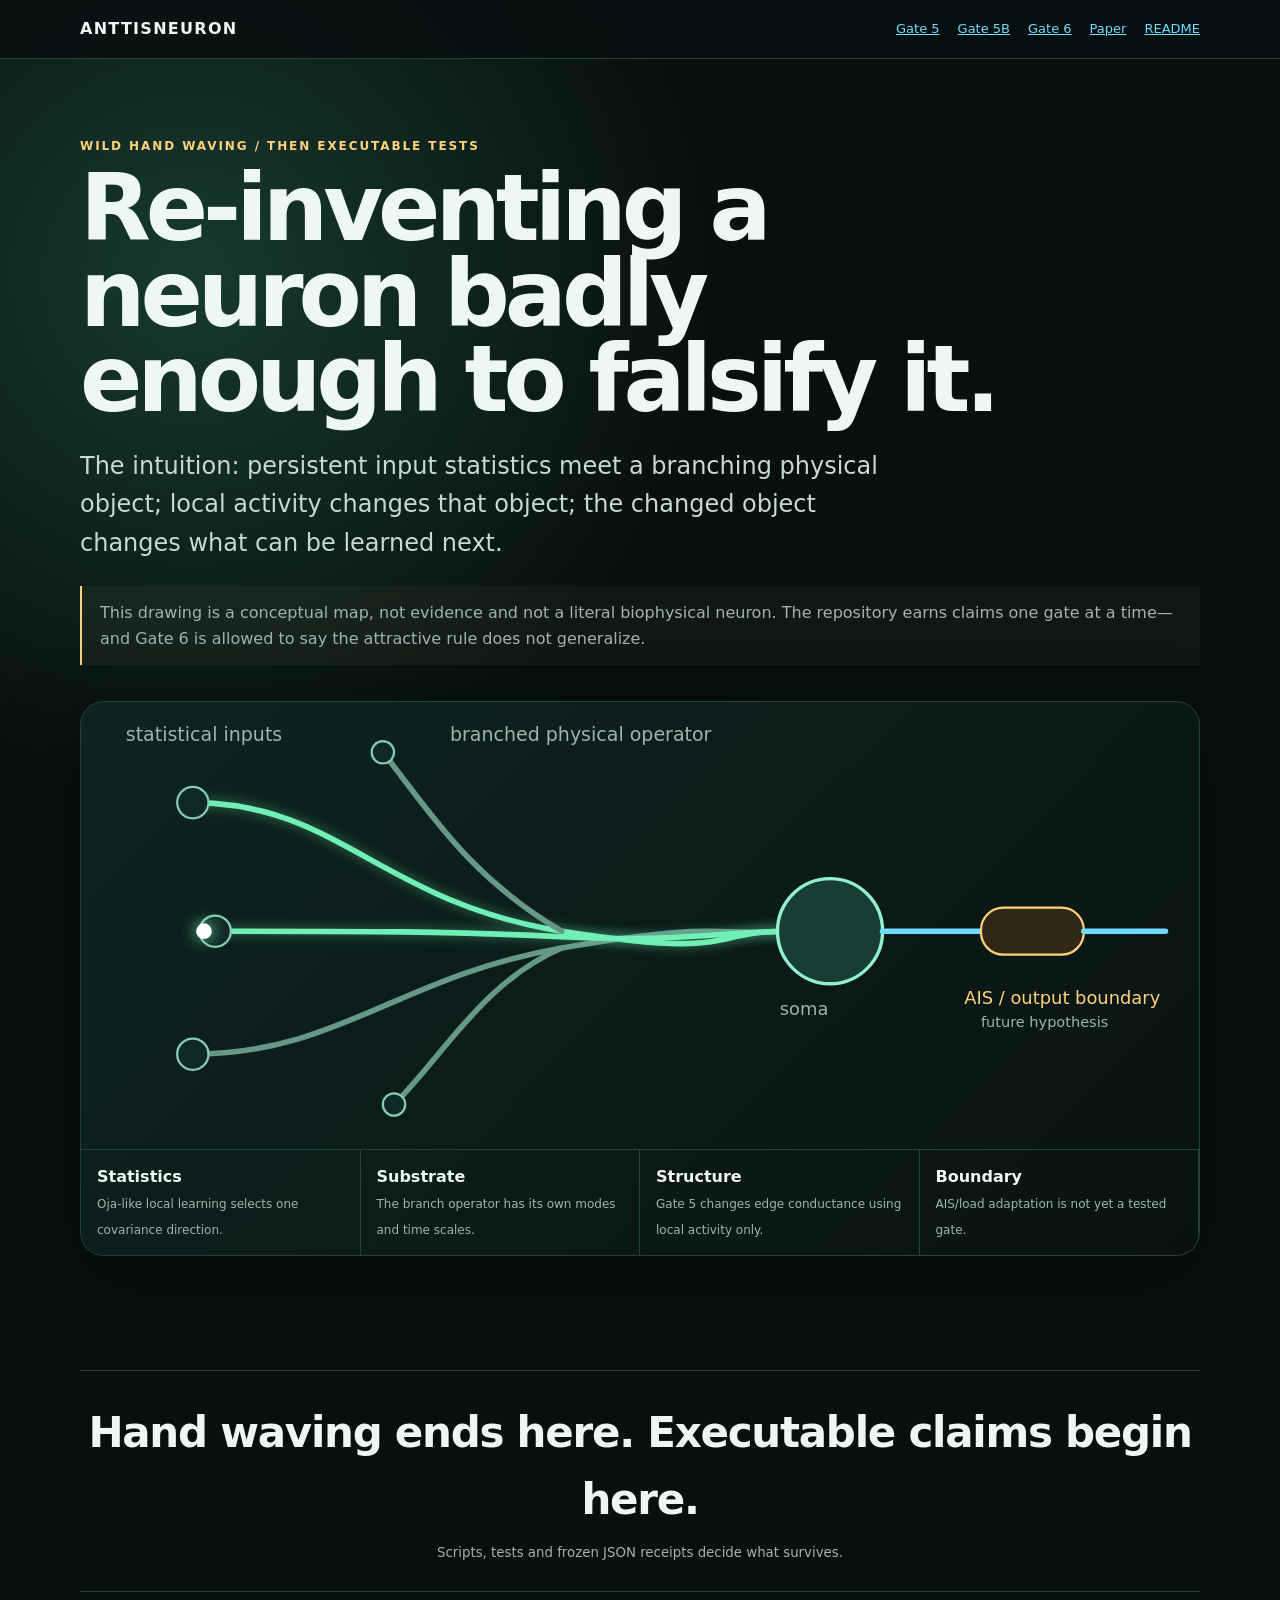
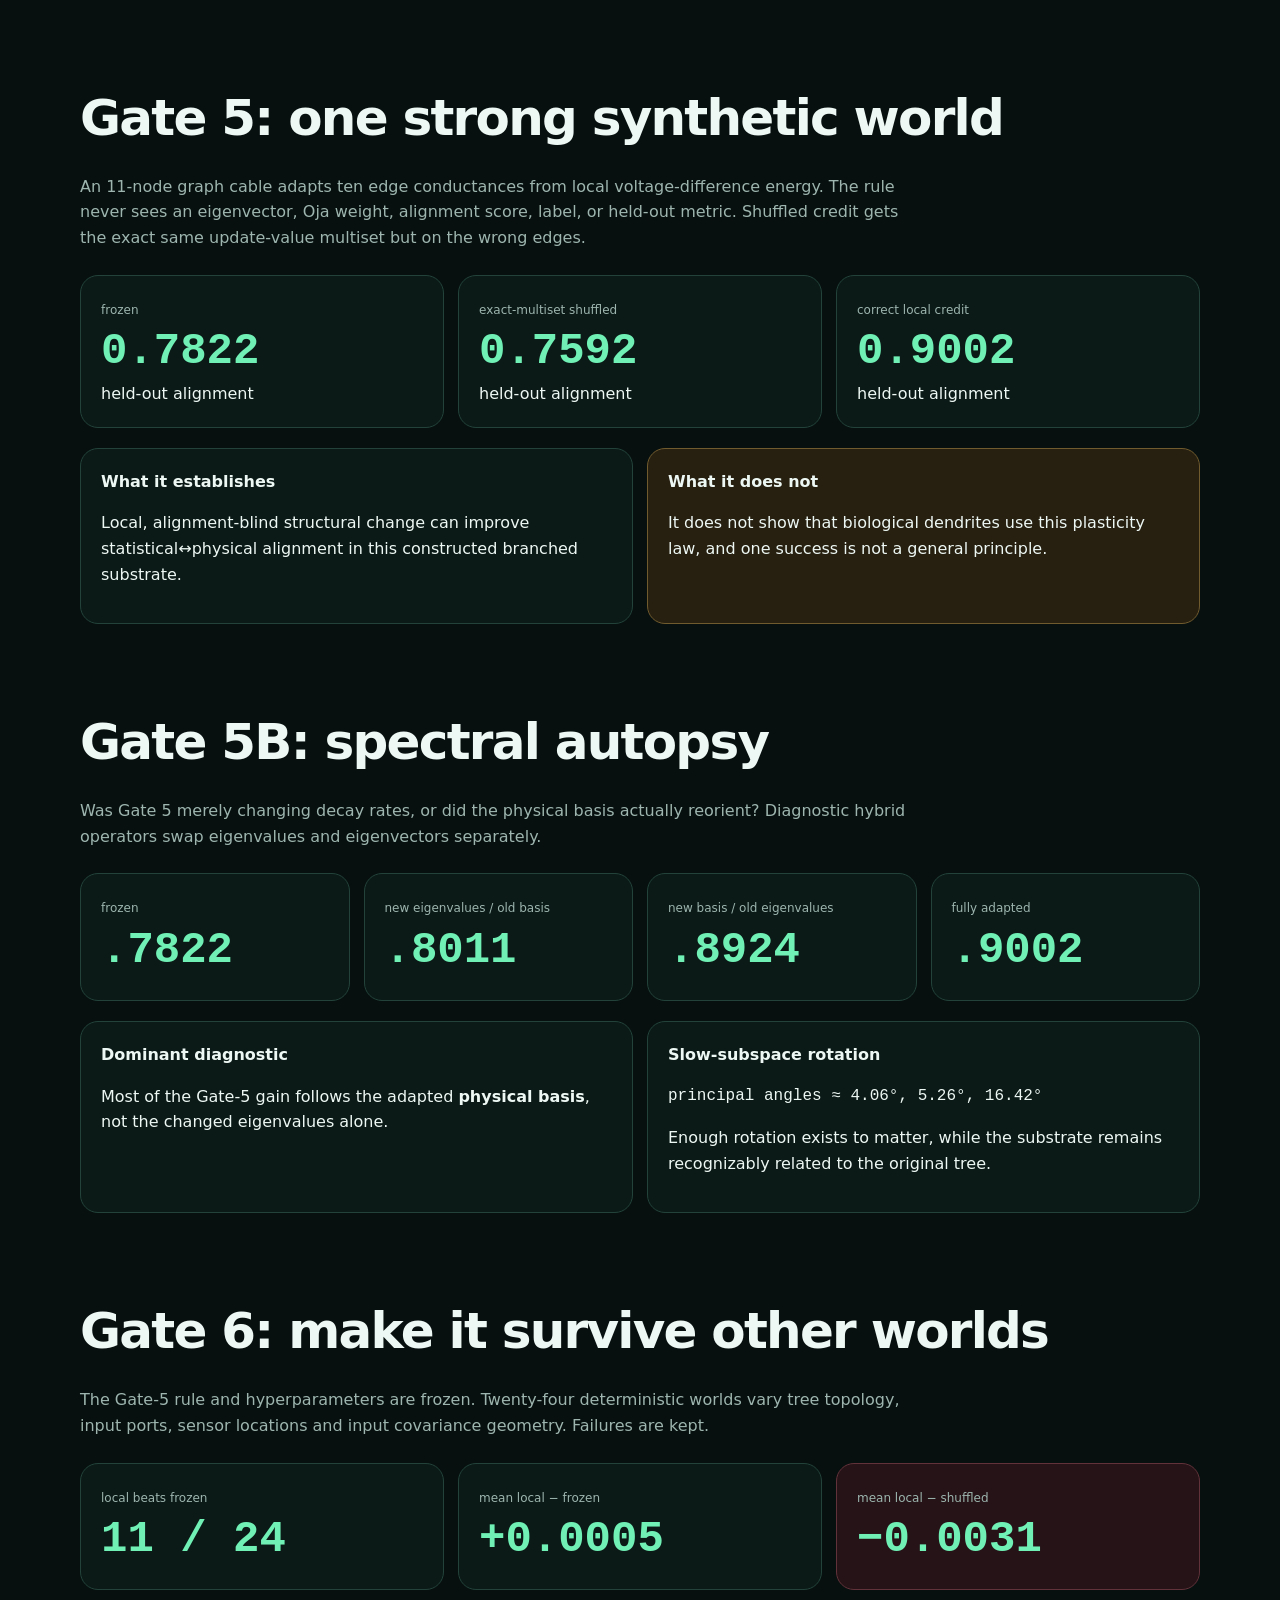
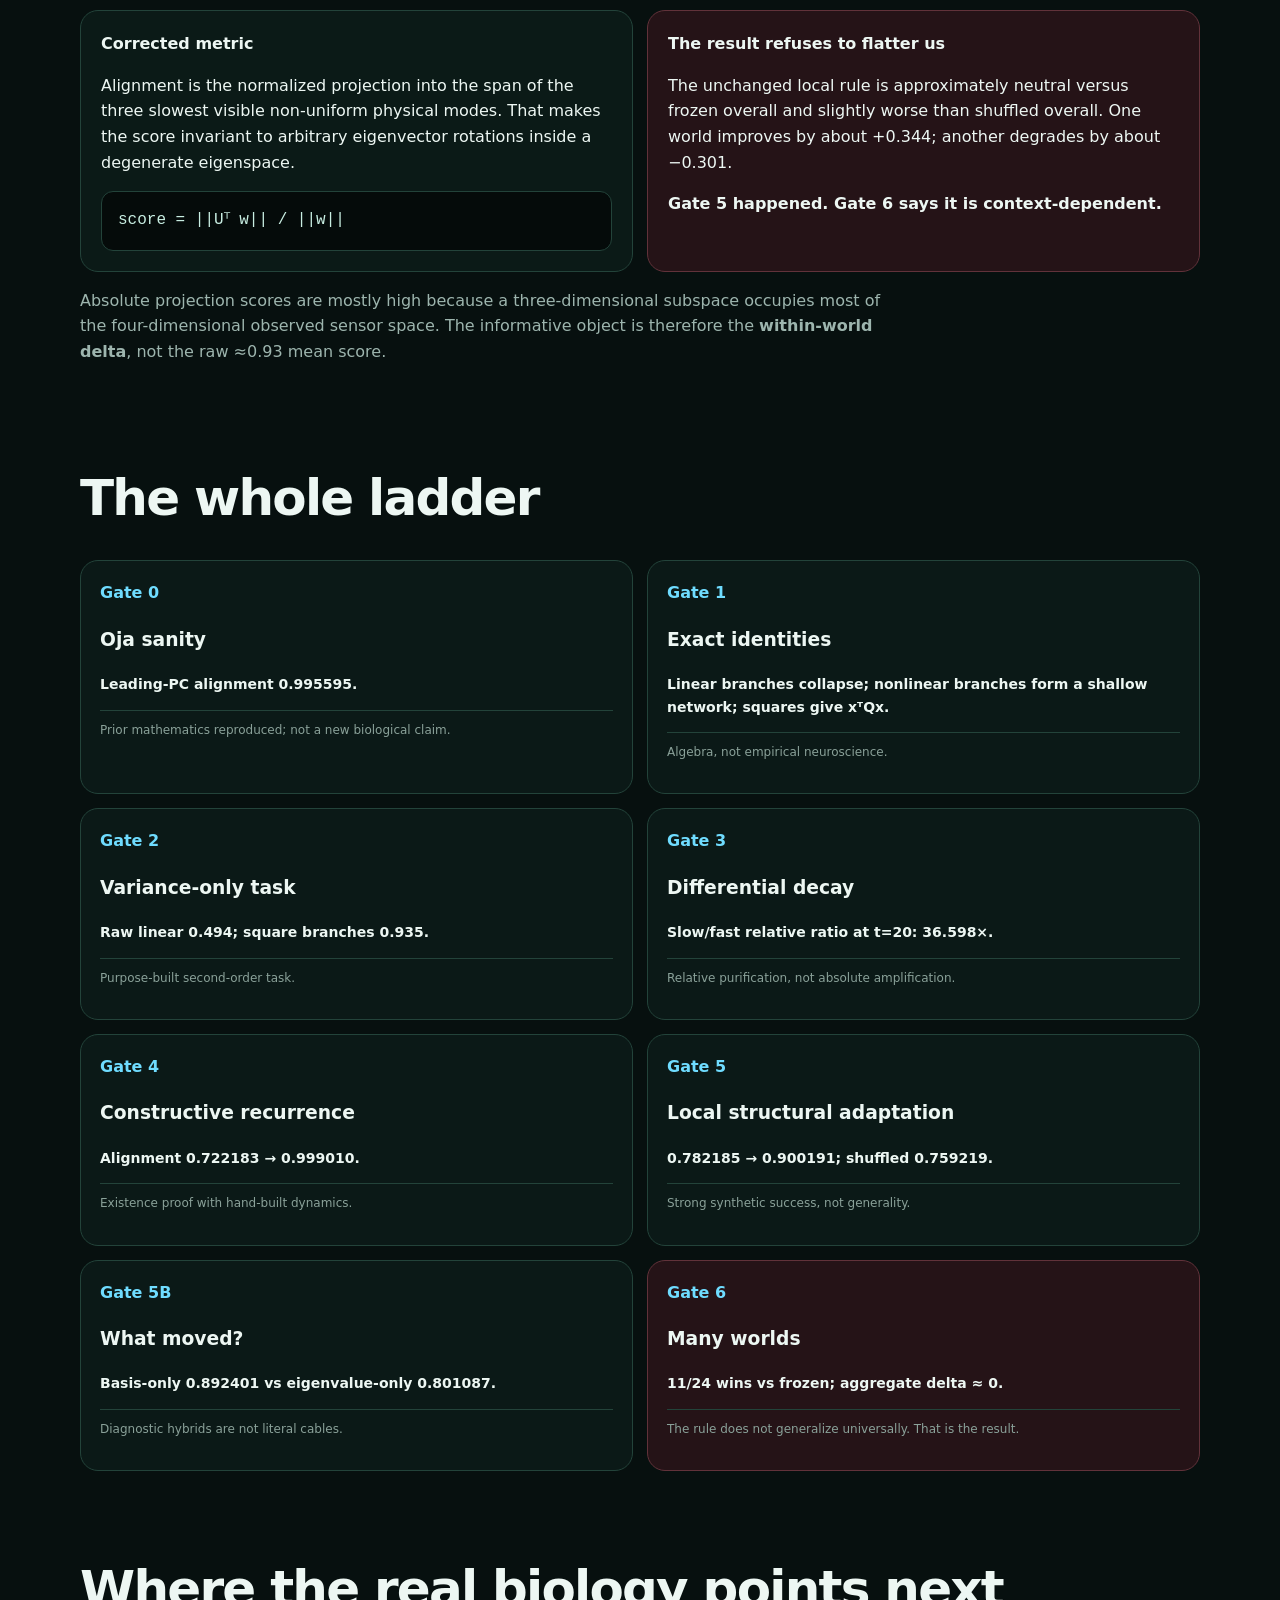
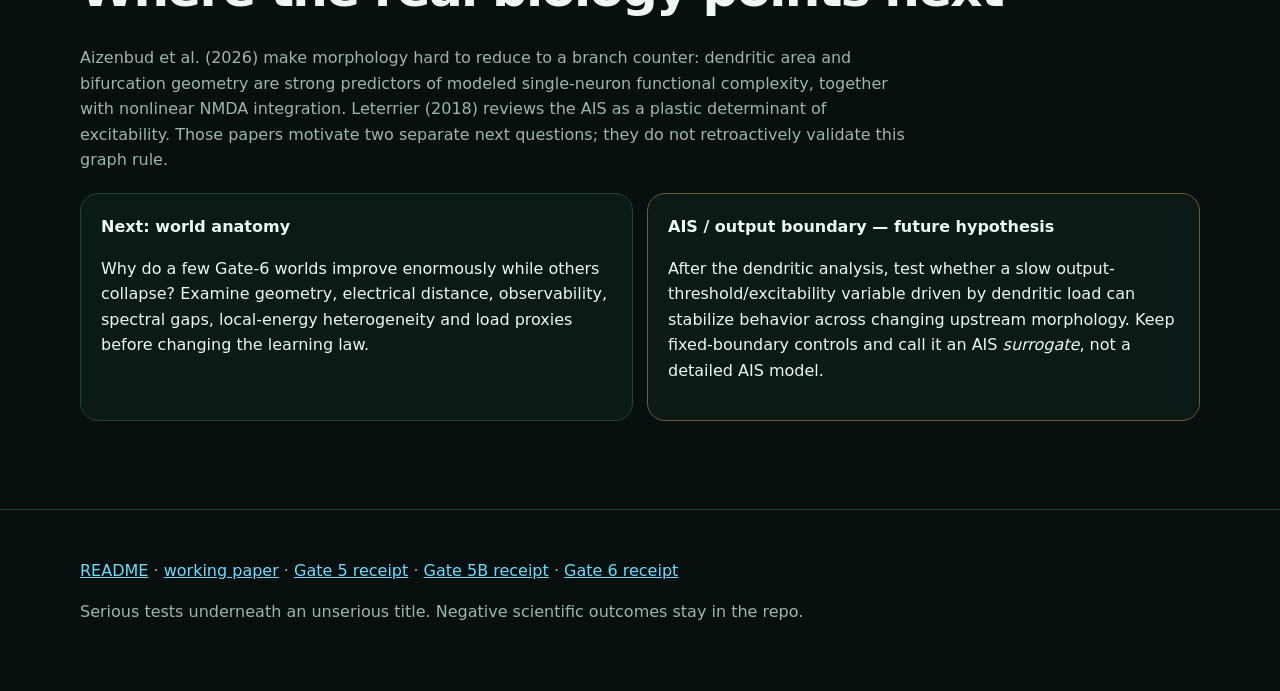
<file: index.html>
<!doctype html>
<html lang="en">
<head>
  <meta charset="utf-8">
  <meta name="viewport" content="width=device-width, initial-scale=1">
  <meta name="color-scheme" content="dark">
  <title>AnttisNeuron — hand waving, then receipts</title>
  <style>
    :root{--bg:#07100f;--panel:#0d1d1a;--ink:#edf7f3;--muted:#9db5ae;--line:#23433a;--green:#70f0b5;--cyan:#6fdcff;--amber:#ffd27a;--rose:#ff8f9f}
    *{box-sizing:border-box}html{scroll-behavior:smooth}body{margin:0;background:radial-gradient(circle at 15% 5%,#173a30 0,#07100f 32rem),#07100f;color:var(--ink);font:16px/1.6 system-ui,-apple-system,Segoe UI,sans-serif}a{color:var(--cyan)}code,.mono{font-family:ui-monospace,SFMono-Regular,Consolas,monospace}.wrap{width:min(1120px,calc(100% - 32px));margin:auto}nav{position:sticky;top:0;z-index:4;background:#07100fdd;border-bottom:1px solid var(--line);backdrop-filter:blur(14px)}nav .wrap{display:flex;justify-content:space-between;align-items:center;min-height:58px}.brand{font-weight:850;letter-spacing:.08em}.links{display:flex;gap:18px;font-size:13px}.hero{padding:78px 0 44px}.eyebrow{color:var(--amber);font-weight:800;text-transform:uppercase;letter-spacing:.16em;font-size:12px}h1{font-size:clamp(44px,8vw,92px);line-height:.93;letter-spacing:-.055em;margin:10px 0 18px;max-width:920px}.lede{font-size:clamp(18px,2.2vw,24px);max-width:820px;color:#c7d9d4}.honesty{margin:24px 0 36px;border-left:2px solid var(--amber);padding:14px 18px;color:var(--muted);background:#ffd27a0a}.schematic{border:1px solid var(--line);border-radius:24px;overflow:hidden;background:linear-gradient(135deg,#0e2420,#081311);box-shadow:0 24px 80px #0006}.schematic svg{display:block;width:100%;height:auto}.wire{fill:none;stroke:#659889;stroke-width:5;stroke-linecap:round}.hot{stroke:var(--green);filter:drop-shadow(0 0 5px #70f0b577)}.node{fill:#102925;stroke:#87cab5;stroke-width:2}.soma{fill:#173d35;stroke:#91f0ce;stroke-width:3}.ais{fill:#302815;stroke:var(--amber);stroke-width:2}.axon{stroke:var(--cyan)}.pulse{fill:white;filter:drop-shadow(0 0 7px var(--green));animation:pulse 3.8s ease-in-out infinite}@keyframes pulse{0%,100%{opacity:.15}50%{opacity:1;transform:translateX(330px)}}.legend{display:grid;grid-template-columns:repeat(4,1fr);border-top:1px solid var(--line)}.legend div{padding:14px 16px;border-right:1px solid var(--line)}.legend strong{display:block}.legend span{font-size:12px;color:var(--muted)}.divider{margin:70px auto 56px;padding:28px 0;border-block:1px solid var(--line);text-align:center}.divider b{font-size:clamp(24px,4vw,42px);letter-spacing:-.03em}.divider small{display:block;color:var(--muted);margin-top:8px}section{padding:30px 0 48px}h2{font-size:clamp(30px,5vw,50px);letter-spacing:-.035em;margin:0 0 8px}.copy{max-width:830px;color:var(--muted)}.grid{display:grid;grid-template-columns:repeat(3,1fr);gap:14px;margin-top:24px}.card{border:1px solid var(--line);border-radius:18px;padding:20px;background:#0d1d1acc}.card .n{display:block;font:800 clamp(28px,4vw,44px)/1 ui-monospace,monospace;color:var(--green);margin:8px 0}.card .k{font-size:12px;color:var(--muted)}.four{grid-template-columns:repeat(4,1fr)}.gates{display:grid;grid-template-columns:repeat(2,1fr);gap:14px;margin-top:22px}.gate{border:1px solid var(--line);border-radius:18px;padding:19px;background:#0b1917}.gate b{color:var(--cyan)}.gate p{color:var(--muted);font-size:14px}.gate .result{color:var(--ink);font-weight:750}.gate .not{border-top:1px solid var(--line);padding-top:10px;font-size:12px;color:#8aa199}.warning{border-color:#705b2e;background:#271f10}.negative{border-color:#61323a;background:#251317}.future{border-color:#705b2e}.eq{padding:16px;border:1px solid var(--line);border-radius:12px;background:#050b0a;overflow:auto;color:#c8eee2;font-family:ui-monospace,monospace}.split{display:grid;grid-template-columns:1fr 1fr;gap:14px;margin-top:20px}footer{border-top:1px solid var(--line);padding:32px 0 50px;color:var(--muted);margin-top:40px}@media(max-width:800px){.links{display:none}.grid,.four,.gates,.split,.legend{grid-template-columns:1fr}.hero{padding-top:52px}}@media(prefers-reduced-motion:reduce){*{animation:none!important;scroll-behavior:auto!important}}
  </style>
</head>
<body>
<nav><div class="wrap"><div class="brand">ANTTISNEURON</div><div class="links"><a href="#g5">Gate 5</a><a href="#g5b">Gate 5B</a><a href="#g6">Gate 6</a><a href="PAPER.md">Paper</a><a href="README.md">README</a></div></div></nav>
<main>
<header class="hero wrap">
  <div class="eyebrow">Wild hand waving / then executable tests</div>
  <h1>Re-inventing a neuron badly enough to falsify it.</h1>
  <p class="lede">The intuition: persistent input statistics meet a branching physical object; local activity changes that object; the changed object changes what can be learned next.</p>
  <div class="honesty">This drawing is a conceptual map, not evidence and not a literal biophysical neuron. The repository earns claims one gate at a time—and Gate 6 is allowed to say the attractive rule does not generalize.</div>
  <div class="schematic">
    <svg viewBox="0 0 1000 400" role="img" aria-label="Conceptual neuron from dendrites to AIS">
      <path class="wire hot" d="M100 90 C230 90 270 180 430 205 S560 205 630 205"/><path class="wire" d="M100 315 C230 315 285 245 430 220 S565 210 630 205"/><path class="wire hot" d="M120 205 C255 205 330 205 430 210 S560 207 630 205"/><path class="wire" d="M270 45 C310 95 345 155 430 205"/><path class="wire" d="M280 360 C325 315 360 250 430 220"/>
      <circle class="node" cx="100" cy="90" r="14"/><circle class="node" cx="100" cy="315" r="14"/><circle class="node" cx="120" cy="205" r="14"/><circle class="node" cx="270" cy="45" r="10"/><circle class="node" cx="280" cy="360" r="10"/><circle class="soma" cx="670" cy="205" r="47"/><path class="wire axon" d="M717 205 L805 205"/><rect class="ais" x="805" y="184" width="92" height="42" rx="20"/><path class="wire axon" d="M897 205 L970 205"/><circle class="pulse" cx="110" cy="205" r="7"/>
      <text x="40" y="35" fill="#9db5ae" font-size="17">statistical inputs</text><text x="330" y="35" fill="#9db5ae" font-size="17">branched physical operator</text><text x="625" y="280" fill="#9db5ae" font-size="16">soma</text><text x="790" y="270" fill="#ffd27a" font-size="16">AIS / output boundary</text><text x="805" y="291" fill="#9db5ae" font-size="13">future hypothesis</text>
    </svg>
    <div class="legend"><div><strong>Statistics</strong><span>Oja-like local learning selects one covariance direction.</span></div><div><strong>Substrate</strong><span>The branch operator has its own modes and time scales.</span></div><div><strong>Structure</strong><span>Gate 5 changes edge conductance using local activity only.</span></div><div><strong>Boundary</strong><span>AIS/load adaptation is not yet a tested gate.</span></div></div>
  </div>
</header>
<div class="divider wrap"><b>Hand waving ends here. Executable claims begin here.</b><small>Scripts, tests and frozen JSON receipts decide what survives.</small></div>

<section id="g5" class="wrap">
  <h2>Gate 5: one strong synthetic world</h2>
  <p class="copy">An 11-node graph cable adapts ten edge conductances from local voltage-difference energy. The rule never sees an eigenvector, Oja weight, alignment score, label, or held-out metric. Shuffled credit gets the exact same update-value multiset but on the wrong edges.</p>
  <div class="grid"><div class="card"><span class="k">frozen</span><span class="n">0.7822</span>held-out alignment</div><div class="card"><span class="k">exact-multiset shuffled</span><span class="n">0.7592</span>held-out alignment</div><div class="card"><span class="k">correct local credit</span><span class="n">0.9002</span>held-out alignment</div></div>
  <div class="split"><div class="card"><b>What it establishes</b><p>Local, alignment-blind structural change can improve statistical↔physical alignment in this constructed branched substrate.</p></div><div class="card warning"><b>What it does not</b><p>It does not show that biological dendrites use this plasticity law, and one success is not a general principle.</p></div></div>
</section>

<section id="g5b" class="wrap">
  <h2>Gate 5B: spectral autopsy</h2>
  <p class="copy">Was Gate 5 merely changing decay rates, or did the physical basis actually reorient? Diagnostic hybrid operators swap eigenvalues and eigenvectors separately.</p>
  <div class="grid four"><div class="card"><span class="k">frozen</span><span class="n">.7822</span></div><div class="card"><span class="k">new eigenvalues / old basis</span><span class="n">.8011</span></div><div class="card"><span class="k">new basis / old eigenvalues</span><span class="n">.8924</span></div><div class="card"><span class="k">fully adapted</span><span class="n">.9002</span></div></div>
  <div class="split"><div class="card"><b>Dominant diagnostic</b><p>Most of the Gate-5 gain follows the adapted <strong>physical basis</strong>, not the changed eigenvalues alone.</p></div><div class="card"><b>Slow-subspace rotation</b><p class="mono">principal angles ≈ 4.06°, 5.26°, 16.42°</p><p>Enough rotation exists to matter, while the substrate remains recognizably related to the original tree.</p></div></div>
</section>

<section id="g6" class="wrap">
  <h2>Gate 6: make it survive other worlds</h2>
  <p class="copy">The Gate-5 rule and hyperparameters are frozen. Twenty-four deterministic worlds vary tree topology, input ports, sensor locations and input covariance geometry. Failures are kept.</p>
  <div class="grid"><div class="card"><span class="k">local beats frozen</span><span class="n">11 / 24</span></div><div class="card"><span class="k">mean local − frozen</span><span class="n">+0.0005</span></div><div class="card negative"><span class="k">mean local − shuffled</span><span class="n">−0.0031</span></div></div>
  <div class="split"><div class="card"><b>Corrected metric</b><p>Alignment is the normalized projection into the span of the three slowest visible non-uniform physical modes. That makes the score invariant to arbitrary eigenvector rotations inside a degenerate eigenspace.</p><div class="eq">score = ||Uᵀ w|| / ||w||</div></div><div class="card negative"><b>The result refuses to flatter us</b><p>The unchanged local rule is approximately neutral versus frozen overall and slightly worse than shuffled overall. One world improves by about +0.344; another degrades by about −0.301.</p><p><strong>Gate 5 happened. Gate 6 says it is context-dependent.</strong></p></div></div>
  <p class="copy">Absolute projection scores are mostly high because a three-dimensional subspace occupies most of the four-dimensional observed sensor space. The informative object is therefore the <strong>within-world delta</strong>, not the raw ≈0.93 mean score.</p>
</section>

<section id="gates" class="wrap">
  <h2>The whole ladder</h2>
  <div class="gates">
    <div class="gate"><b>Gate 0</b><h3>Oja sanity</h3><p class="result">Leading-PC alignment 0.995595.</p><p class="not">Prior mathematics reproduced; not a new biological claim.</p></div>
    <div class="gate"><b>Gate 1</b><h3>Exact identities</h3><p class="result">Linear branches collapse; nonlinear branches form a shallow network; squares give xᵀQx.</p><p class="not">Algebra, not empirical neuroscience.</p></div>
    <div class="gate"><b>Gate 2</b><h3>Variance-only task</h3><p class="result">Raw linear 0.494; square branches 0.935.</p><p class="not">Purpose-built second-order task.</p></div>
    <div class="gate"><b>Gate 3</b><h3>Differential decay</h3><p class="result">Slow/fast relative ratio at t=20: 36.598×.</p><p class="not">Relative purification, not absolute amplification.</p></div>
    <div class="gate"><b>Gate 4</b><h3>Constructive recurrence</h3><p class="result">Alignment 0.722183 → 0.999010.</p><p class="not">Existence proof with hand-built dynamics.</p></div>
    <div class="gate"><b>Gate 5</b><h3>Local structural adaptation</h3><p class="result">0.782185 → 0.900191; shuffled 0.759219.</p><p class="not">Strong synthetic success, not generality.</p></div>
    <div class="gate"><b>Gate 5B</b><h3>What moved?</h3><p class="result">Basis-only 0.892401 vs eigenvalue-only 0.801087.</p><p class="not">Diagnostic hybrids are not literal cables.</p></div>
    <div class="gate negative"><b>Gate 6</b><h3>Many worlds</h3><p class="result">11/24 wins vs frozen; aggregate delta ≈ 0.</p><p class="not">The rule does not generalize universally. That is the result.</p></div>
  </div>
</section>

<section class="wrap">
  <h2>Where the real biology points next</h2>
  <p class="copy">Aizenbud et al. (2026) make morphology hard to reduce to a branch counter: dendritic area and bifurcation geometry are strong predictors of modeled single-neuron functional complexity, together with nonlinear NMDA integration. Leterrier (2018) reviews the AIS as a plastic determinant of excitability. Those papers motivate two separate next questions; they do not retroactively validate this graph rule.</p>
  <div class="split"><div class="card"><b>Next: world anatomy</b><p>Why do a few Gate-6 worlds improve enormously while others collapse? Examine geometry, electrical distance, observability, spectral gaps, local-energy heterogeneity and load proxies before changing the learning law.</p></div><div class="card future"><b>AIS / output boundary — future hypothesis</b><p>After the dendritic analysis, test whether a slow output-threshold/excitability variable driven by dendritic load can stabilize behavior across changing upstream morphology. Keep fixed-boundary controls and call it an AIS <em>surrogate</em>, not a detailed AIS model.</p></div></div>
</section>
</main>
<footer><div class="wrap"><p><a href="README.md">README</a> · <a href="PAPER.md">working paper</a> · <a href="results/gate5.json">Gate 5 receipt</a> · <a href="results/gate5b.json">Gate 5B receipt</a> · <a href="results/gate6.json">Gate 6 receipt</a></p><p>Serious tests underneath an unserious title. Negative scientific outcomes stay in the repo.</p></div></footer>
</body>
</html>
</file>
